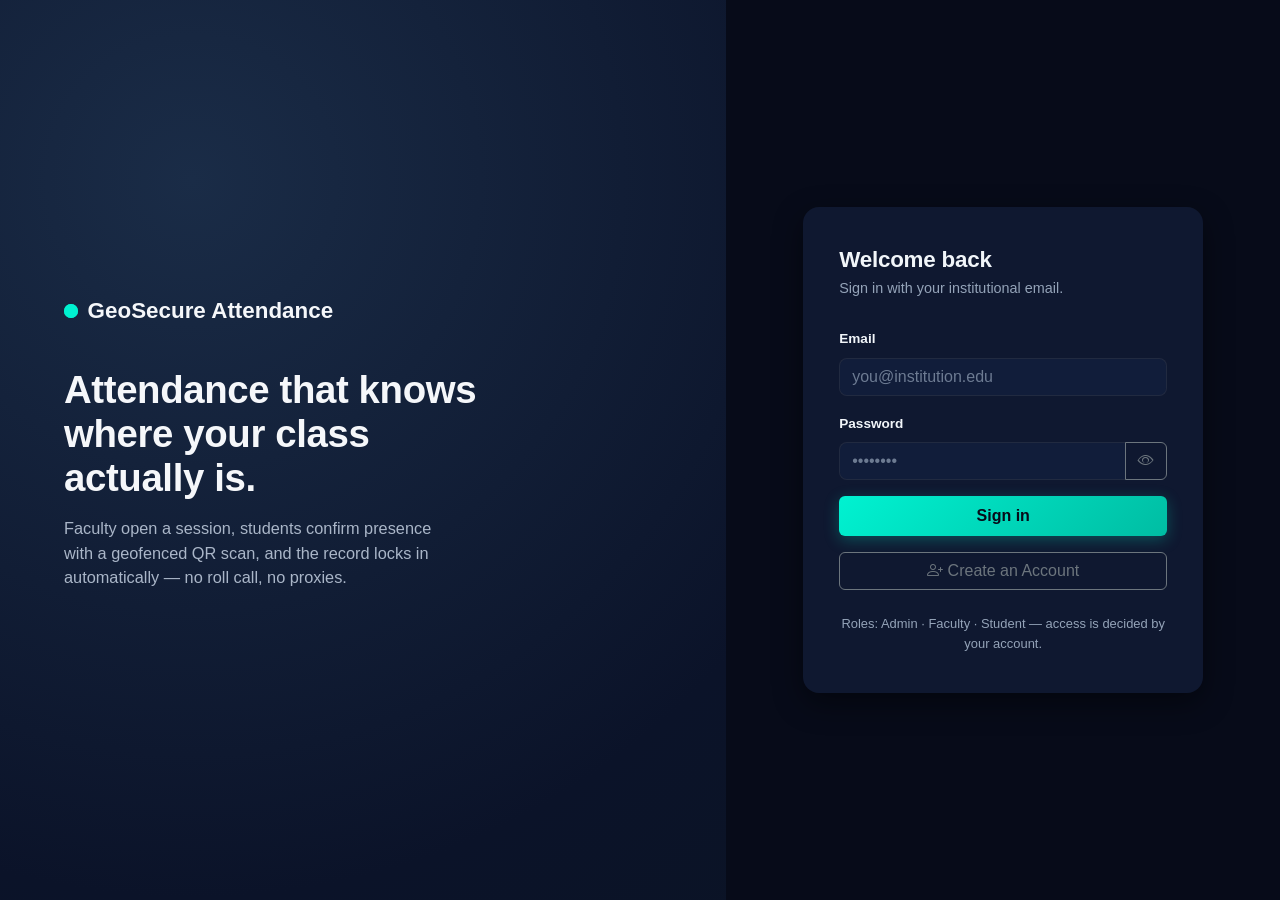
<file: index.html>
<!DOCTYPE html>
<html lang="en">
<head>
<meta charset="UTF-8">
<title>GeoSecure Attendance</title>
<meta name="viewport" content="width=device-width, initial-scale=1">
<script src="js/config.js"></script>
<script src="js/storage.js"></script>
<script src="js/auth.js"></script>
</head>
<body style="background:#070b19;height:100vh;display:flex;align-items:center;justify-content:center;">
<div class="spinner-border text-light" role="status"><span class="visually-hidden">Loading…</span></div>
<script>
  if (GsStorage.isLoggedIn()) {
    GsAuth.redirectToDashboard();
  } else {
    window.location.href = 'login.html';
  }
</script>
</body>
</html>
</file>
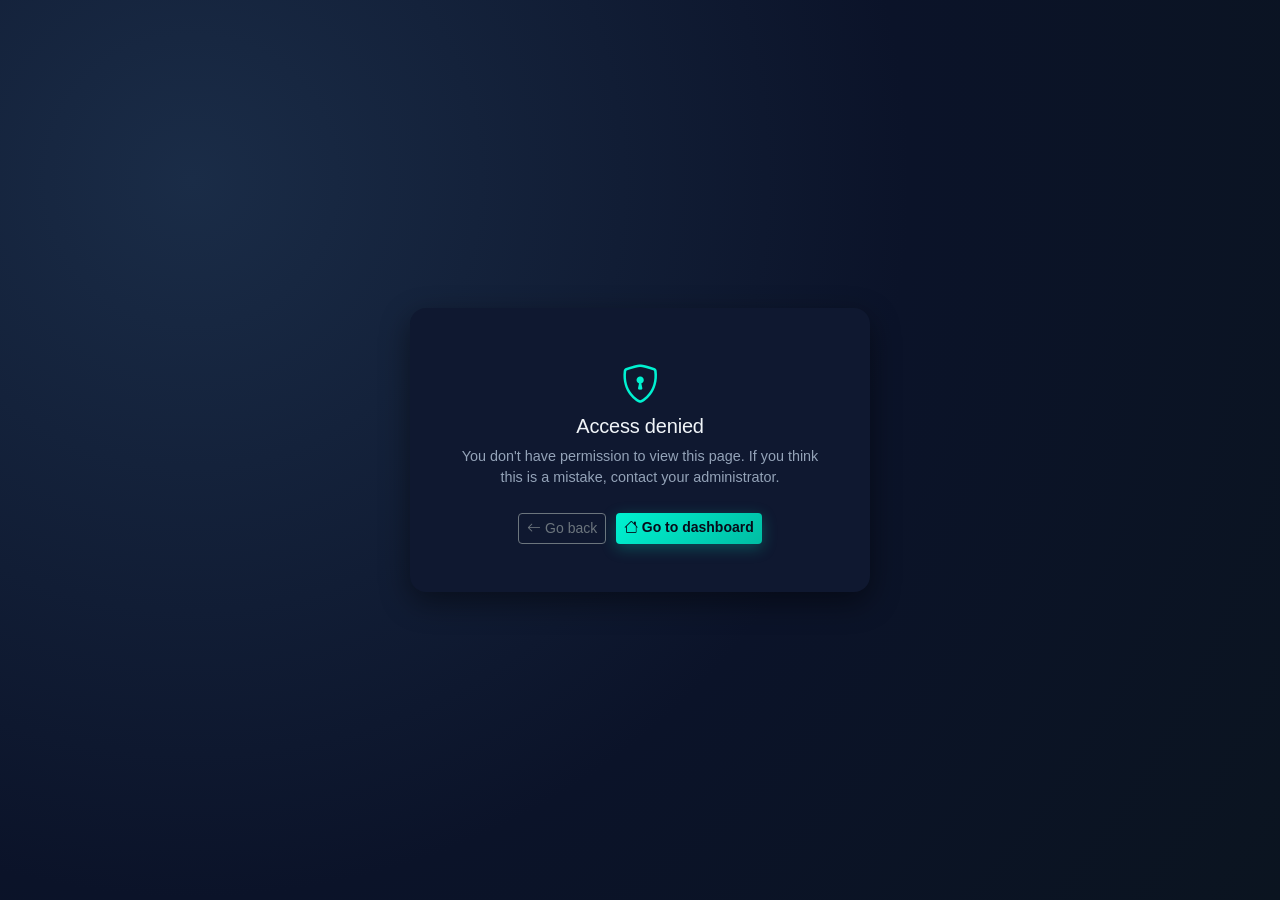
<file: access-denied.html>
<!DOCTYPE html>
<html lang="en">
<head>
<meta charset="UTF-8">
<title>Access denied — GeoSecure Attendance</title>
<meta name="viewport" content="width=device-width, initial-scale=1">
<link rel="stylesheet" href="https://cdn.jsdelivr.net/npm/bootstrap@5.3.3/dist/css/bootstrap.min.css">
<link rel="stylesheet" href="https://cdn.jsdelivr.net/npm/bootstrap-icons@1.11.3/font/bootstrap-icons.css">
<link rel="stylesheet" href="css/style.css">
<link rel="stylesheet" href="css/ui-ux.css">
</head>
<body>
<div class="gs-error-shell">
  <div class="gs-error-card">
    <i class="bi bi-shield-lock gs-error-icon"></i>
    <h1>Access denied</h1>
    <p>You don't have permission to view this page. If you think this is a mistake, contact your administrator.</p>
    <div class="gs-error-actions">
      <button class="btn btn-outline-secondary btn-sm" onclick="history.back()"><i class="bi bi-arrow-left"></i> Go back</button>
      <a class="btn btn-gs-primary btn-sm" href="index.html"><i class="bi bi-house"></i> Go to dashboard</a>
    </div>
  </div>
</div>
</body>
</html>
</file>
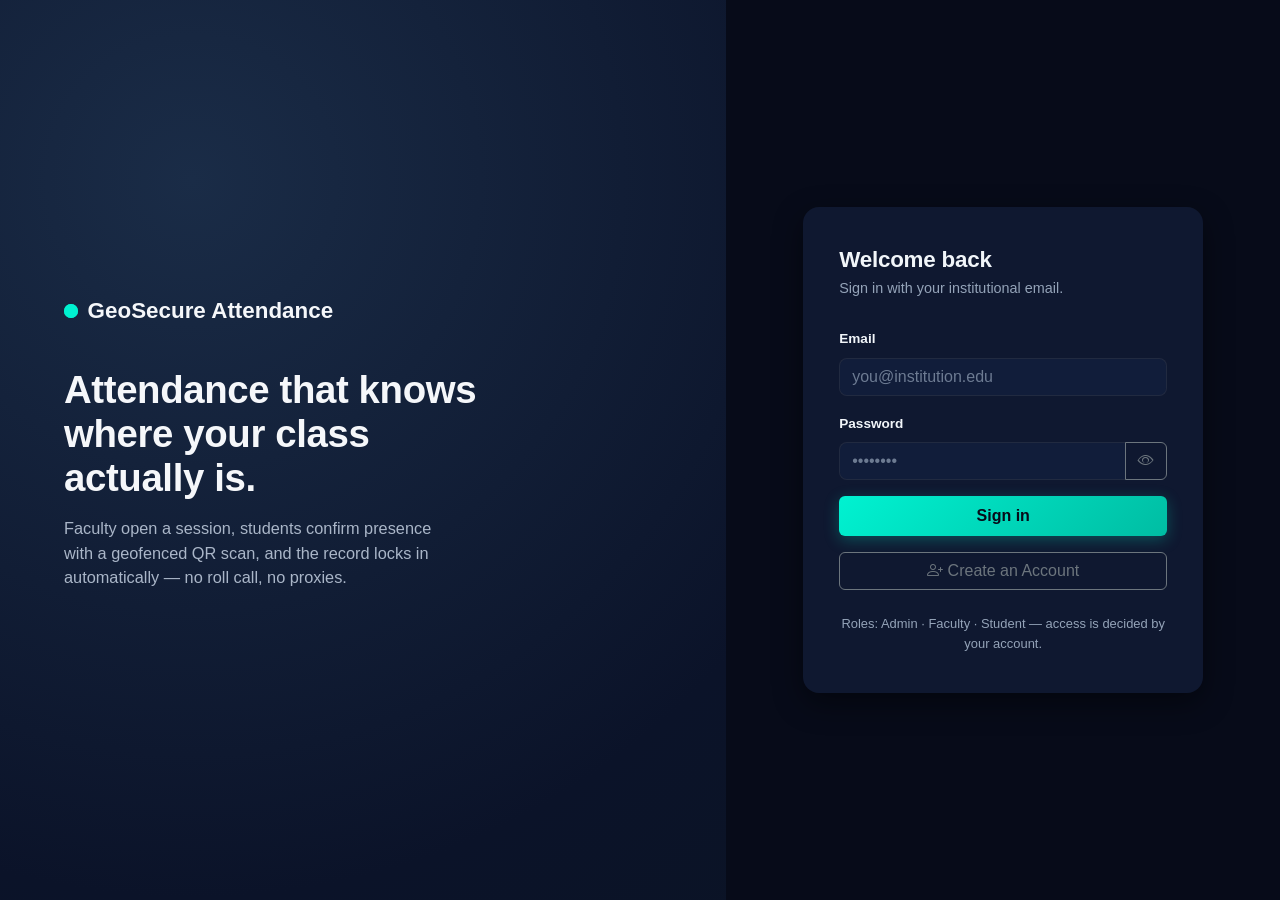
<file: admin-pending-users.html>
<!DOCTYPE html>
<html lang="en">
<head>
<meta charset="UTF-8">
<title>Pending Registrations — GeoSecure Attendance</title>
<meta name="viewport" content="width=device-width, initial-scale=1">
<link rel="stylesheet" href="https://cdn.jsdelivr.net/npm/bootstrap@5.3.3/dist/css/bootstrap.min.css">
<link rel="stylesheet" href="https://cdn.jsdelivr.net/npm/bootstrap-icons@1.11.3/font/bootstrap-icons.css">
<link rel="stylesheet" href="css/style.css">
<link rel="stylesheet" href="css/ui-ux.css">
</head>
<body>
<div class="gs-shell">

  <aside class="gs-sidebar" id="gs-sidebar">
    <div class="gs-brand"><span class="gs-ping"></span> GeoSecure <span class="gs-role-tag">Admin</span></div>
    <nav class="gs-nav" id="gs-nav">
      <div class="gs-nav-label">Overview</div>
      <a class="gs-nav-link" href="admin-dashboard.html"><i class="bi bi-speedometer2"></i> Dashboard</a>

      <div class="gs-nav-label">People</div>
      <a class="gs-nav-link active" href="admin-pending-users.html"><i class="bi bi-person-check"></i> Pending Registrations</a>
    </nav>
    <div class="gs-sidebar-footer">
      <button class="btn btn-outline-light btn-sm" id="logout-btn"><i class="bi bi-box-arrow-right"></i> Sign out</button>
    </div>
  </aside>

  <div class="gs-main">
    <div class="gs-topbar">
      <div class="d-flex align-items-center gap-3">
        <button class="btn btn-light btn-sm gs-mobile-toggle" id="sidebar-toggle"><i class="bi bi-list"></i></button>
        <div>
          <h1>Pending Registrations</h1>
          <div class="gs-topbar-sub" id="topbar-user"></div>
        </div>
      </div>
    </div>

    <div class="gs-content" id="gs-content-main">
      <section class="gs-section active">

        <div class="gs-card mb-3">
          <div class="gs-card-body">
            <div class="row g-2 align-items-end">
              <div class="col-md-5">
                <label class="form-label small fw-semibold">Search</label>
                <input type="text" class="form-control" id="pending-search" placeholder="Search by name or email…">
              </div>
              <div class="col-md-3">
                <label class="form-label small fw-semibold">Role</label>
                <select class="form-select" id="pending-role-filter">
                  <option value="">All roles</option>
                  <option value="STUDENT">Student</option>
                  <option value="FACULTY">Faculty</option>
                </select>
              </div>
              <div class="col-md-3">
                <label class="form-label small fw-semibold">Department</label>
                <select class="form-select" id="pending-dept-filter">
                  <option value="">All departments</option>
                </select>
              </div>
              <div class="col-md-1">
                <button class="btn btn-outline-secondary w-100" id="pending-refresh-btn" title="Refresh"><i class="bi bi-arrow-clockwise"></i></button>
              </div>
            </div>
          </div>
        </div>

        <div class="gs-card">
          <div class="gs-card-header d-flex justify-content-between align-items-center">
            <h5 class="mb-0">Awaiting approval <span class="badge text-bg-secondary" id="pending-count-badge">0</span></h5>
          </div>
          <div class="table-responsive">
            <table class="table table-gs mb-0">
              <thead>
                <tr>
                  <th>Name</th>
                  <th>Role</th>
                  <th>Email</th>
                  <th>Department</th>
                  <th>Registration Date</th>
                  <th class="text-end">Actions</th>
                </tr>
              </thead>
              <tbody id="pending-users-body">
                <tr><td colspan="6" class="text-center gs-muted py-4">Loading…</td></tr>
              </tbody>
            </table>
          </div>
          <div class="gs-card-body d-flex justify-content-between align-items-center">
            <div class="small gs-muted" id="pending-page-info"></div>
            <nav>
              <ul class="pagination pagination-sm mb-0" id="pending-pagination"></ul>
            </nav>
          </div>
        </div>

      </section>
    </div>
  </div>
</div>

<div id="gs-toast-stack"></div>
<div class="gs-spinner-overlay" id="gs-spinner-overlay"><div class="spinner-border text-light"></div></div>

<script src="https://cdn.jsdelivr.net/npm/bootstrap@5.3.3/dist/js/bootstrap.bundle.min.js"></script>
<script src="js/config.js"></script>
<script src="js/storage.js"></script>
<script src="js/api.js"></script>
<script src="js/auth.js"></script>
<script src="js/utils.js"></script>
<script src="js/ui-ux.js"></script>
<script src="js/perf.js"></script>
<script src="js/security.js"></script>
<script src="js/admin-pending-users.js"></script>
</body>
</html>
</file>
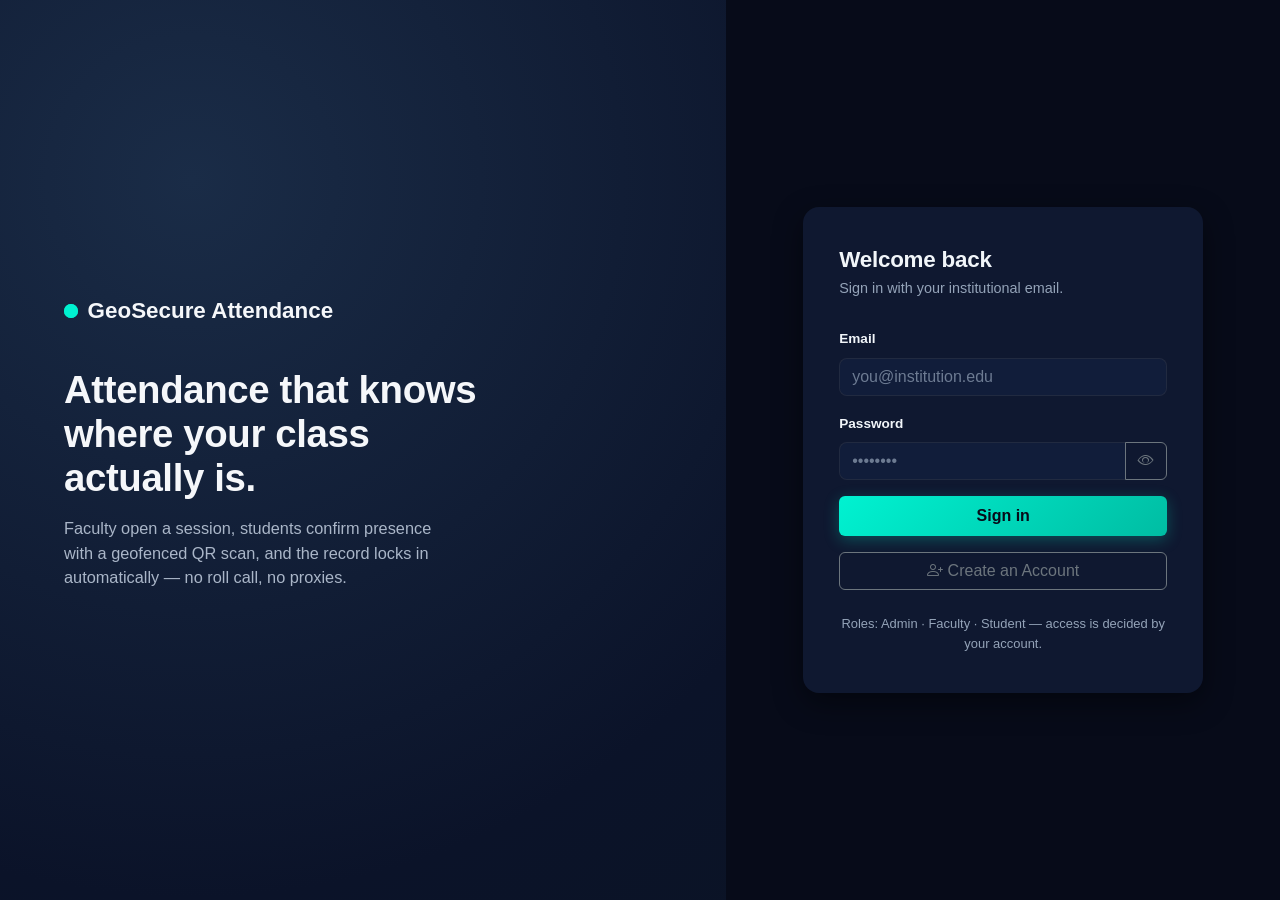
<file: generate-qr.html>
<!DOCTYPE html>
<html lang="en">
<head>
<meta charset="UTF-8">
<title>Generate QR — GeoSecure Attendance</title>
<meta name="viewport" content="width=device-width, initial-scale=1">
<link rel="stylesheet" href="https://cdn.jsdelivr.net/npm/bootstrap@5.3.3/dist/css/bootstrap.min.css">
<link rel="stylesheet" href="https://cdn.jsdelivr.net/npm/bootstrap-icons@1.11.3/font/bootstrap-icons.css">
<link rel="stylesheet" href="css/style.css">
<link rel="stylesheet" href="css/ui-ux.css">
</head>
<body>
<div class="gs-topbar">
  <div class="d-flex align-items-center gap-3">
    <a href="faculty-dashboard.html" class="btn btn-light btn-sm"><i class="bi bi-arrow-left"></i> Back to dashboard</a>
    <h1 class="mb-0">Generate attendance QR</h1>
  </div>
</div>

<div class="gs-content" style="max-width:920px;margin:0 auto;">

  <div id="qr-setup-card" class="gs-card mb-4">
    <div class="gs-card-header"><h5>Start a session</h5></div>
    <div class="gs-card-body">
      <p class="gs-muted small">Pick a slot from today's timetable. Your current
        location is captured when the session starts and used to verify
        students are within the geofence radius when they scan.</p>
      <div class="row g-3 align-items-end">
        <div class="col-md-8">
          <label class="form-label small fw-semibold">Today's session</label>
          <select class="form-select" id="timetable-select"></select>
        </div>
        <div class="col-md-4">
          <button class="btn btn-gs-primary w-100" id="start-session-btn">
            <i class="bi bi-qr-code"></i> Generate QR
          </button>
        </div>
      </div>
      <div id="qr-setup-error" class="alert alert-danger py-2 px-3 small mt-3 d-none"></div>
    </div>
  </div>

  <div id="qr-live-card" class="gs-card d-none">
    <div class="gs-card-header">
      <h5><span class="badge-status badge-live"><span class="gs-ping"></span> Session live</span></h5>
      <button class="btn btn-outline-danger btn-sm" id="end-session-btn">End session</button>
    </div>
    <div class="gs-card-body">
      <div class="row g-4">
        <div class="col-md-5 text-center">
          <div class="gs-qr-frame">
            <img id="qr-image" src="" alt="Attendance QR code">
          </div>
          <div class="mt-3">
            <div class="gs-muted small">Expires in</div>
            <div class="gs-countdown" id="qr-countdown">--</div>
          </div>
          <div class="gs-muted small mt-2" id="qr-session-meta"></div>
        </div>
        <div class="col-md-7">
          <div class="d-flex align-items-center justify-content-between mb-2">
            <h6 class="mb-0">Live roster</h6>
            <span class="gs-muted small" id="roster-summary"></span>
          </div>
          <div class="table-responsive" style="max-height:360px;overflow-y:auto;">
            <table class="table table-gs table-hover mb-0">
              <thead><tr><th>Student</th><th>Reg. no.</th><th>Status</th></tr></thead>
              <tbody id="roster-body"></tbody>
            </table>
          </div>
        </div>
      </div>
    </div>
  </div>

</div>

<div id="gs-toast-stack"></div>
<div class="gs-spinner-overlay" id="gs-spinner-overlay"><div class="spinner-border text-light"></div></div>

<script src="https://cdn.jsdelivr.net/npm/bootstrap@5.3.3/dist/js/bootstrap.bundle.min.js"></script>
<script src="js/config.js"></script>
<script src="js/storage.js"></script>
<script src="js/api.js"></script>
<script src="js/auth.js"></script>
<script src="js/utils.js"></script>
<script src="js/ui-ux.js"></script>
<script src="js/perf.js"></script>
<script src="js/security.js"></script>
<script src="js/generate-qr.js"></script>
</body>
</html>
</file>
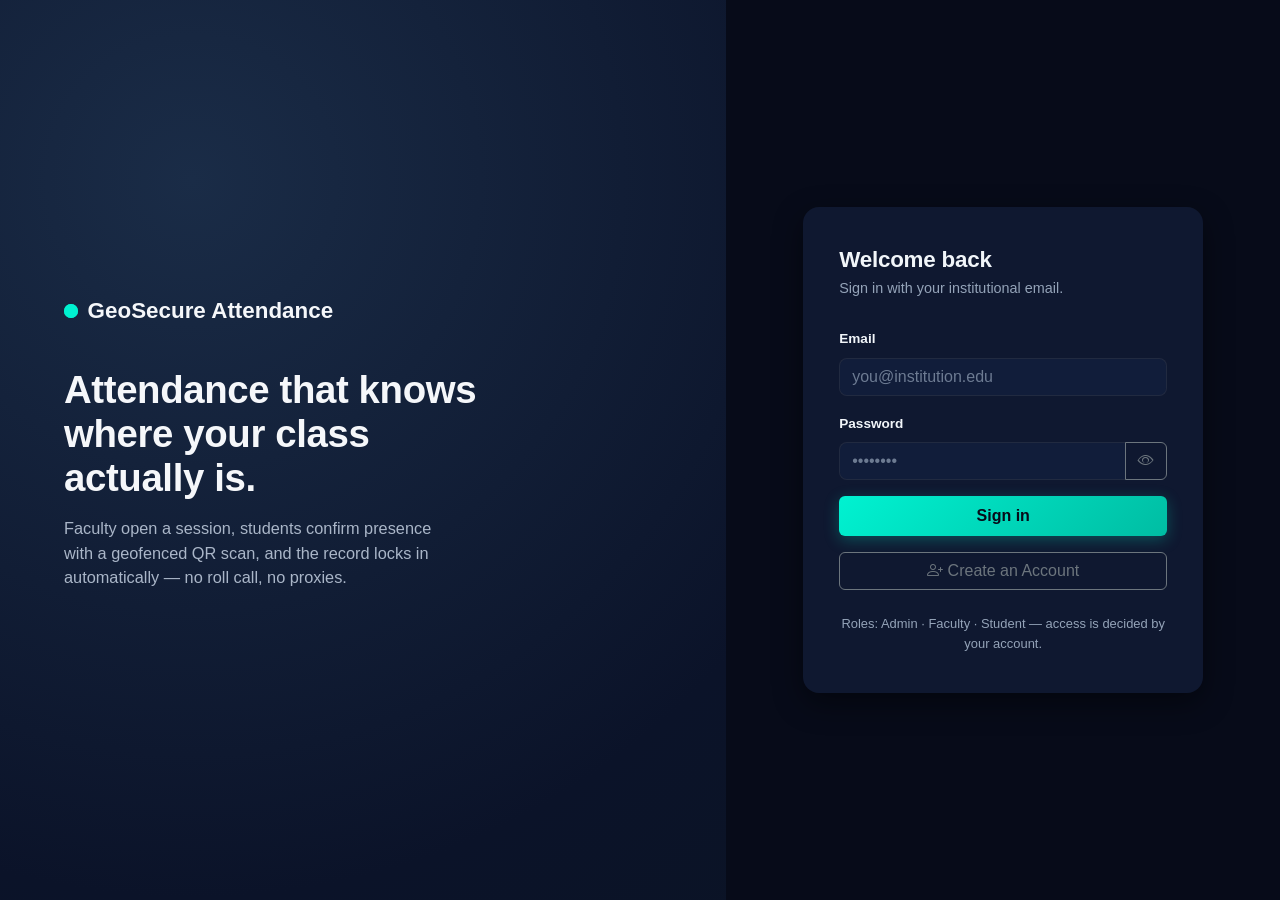
<file: login.html>
<!DOCTYPE html>
<html lang="en">
<head>
<meta charset="UTF-8">
<title>Sign in — GeoSecure Attendance</title>
<meta name="viewport" content="width=device-width, initial-scale=1">
<link rel="stylesheet" href="https://cdn.jsdelivr.net/npm/bootstrap@5.3.3/dist/css/bootstrap.min.css">
<link rel="stylesheet" href="https://cdn.jsdelivr.net/npm/bootstrap-icons@1.11.3/font/bootstrap-icons.css">
<link rel="stylesheet" href="css/style.css">
<link rel="stylesheet" href="css/ui-ux.css">
</head>
<body>
<div class="gs-auth-shell">
  <div class="gs-auth-side">
    <div class="gs-brand"><span class="gs-ping"></span> GeoSecure Attendance</div>
    <h1>Attendance that knows where your class actually is.</h1>
    <p>Faculty open a session, students confirm presence with a geofenced QR
      scan, and the record locks in automatically — no roll call, no proxies.</p>
  </div>
  <div class="gs-auth-form-wrap">
    <div class="gs-auth-card">
      <h2>Welcome back</h2>
      <div class="gs-sub">Sign in with your institutional email.</div>

      <div id="login-error" class="alert alert-danger py-2 px-3 small d-none"></div>

      <form id="login-form" novalidate>
        <div class="mb-3">
          <label class="form-label small fw-semibold">Email</label>
          <input type="email" class="form-control" id="login-email" required autocomplete="username" placeholder="you@institution.edu">
        </div>
        <div class="mb-3">
          <label class="form-label small fw-semibold">Password</label>
          <div class="input-group">
            <input type="password" class="form-control" id="login-password" required autocomplete="current-password" placeholder="••••••••">
            <button class="btn btn-outline-secondary" type="button" id="toggle-password"><i class="bi bi-eye"></i></button>
          </div>
        </div>
        <button type="submit" class="btn btn-gs-primary w-100 py-2 fw-semibold" id="login-submit-btn">
          Sign in
        </button>
      </form>
      <div class="text-center mt-3">
        <a href="register.html" class="btn btn-outline-secondary w-100" id="create-account-btn">
          <i class="bi bi-person-plus"></i> Create an Account
        </a>
      </div>
      <div class="text-center gs-muted small mt-4">
        Roles: Admin · Faculty · Student — access is decided by your account.
      </div>
    </div>
  </div>
</div>

<div id="gs-toast-stack"></div>

<script src="https://cdn.jsdelivr.net/npm/bootstrap@5.3.3/dist/js/bootstrap.bundle.min.js"></script>
<script src="js/config.js"></script>
<script src="js/storage.js"></script>
<script src="js/api.js"></script>
<script src="js/auth.js"></script>
<script src="js/utils.js"></script>
<script src="js/ui-ux.js"></script>
<script src="js/perf.js"></script>
<script src="js/security.js"></script>
<script src="js/login.js"></script>
</body>
</html>
</file>
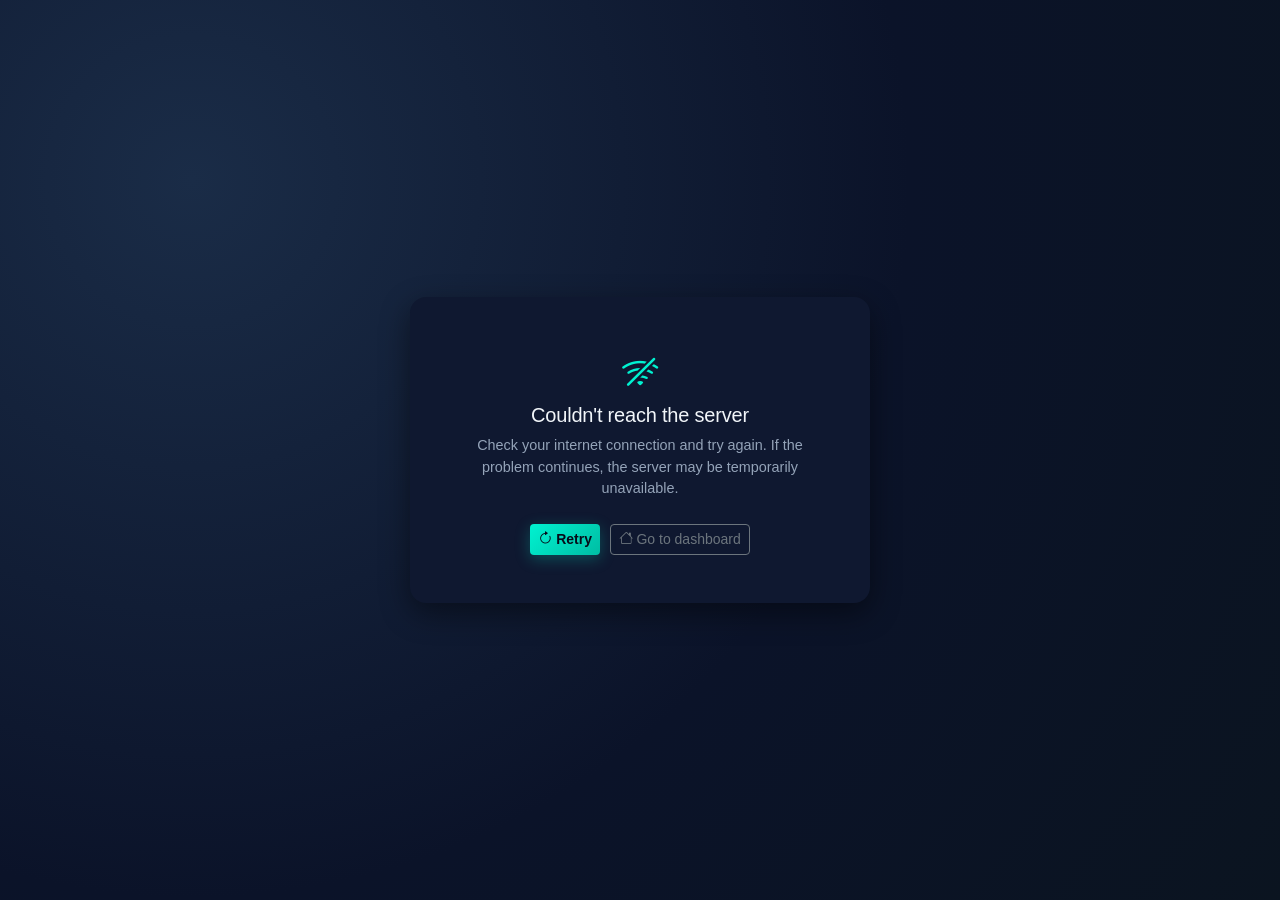
<file: network-error.html>
<!DOCTYPE html>
<html lang="en">
<head>
<meta charset="UTF-8">
<title>Connection problem — GeoSecure Attendance</title>
<meta name="viewport" content="width=device-width, initial-scale=1">
<link rel="stylesheet" href="https://cdn.jsdelivr.net/npm/bootstrap@5.3.3/dist/css/bootstrap.min.css">
<link rel="stylesheet" href="https://cdn.jsdelivr.net/npm/bootstrap-icons@1.11.3/font/bootstrap-icons.css">
<link rel="stylesheet" href="css/style.css">
<link rel="stylesheet" href="css/ui-ux.css">
</head>
<body>
<div class="gs-error-shell">
  <div class="gs-error-card">
    <i class="bi bi-wifi-off gs-error-icon"></i>
    <h1>Couldn't reach the server</h1>
    <p>Check your internet connection and try again. If the problem continues, the server may be temporarily unavailable.</p>
    <div class="gs-error-actions">
      <button class="btn btn-gs-primary btn-sm" onclick="location.reload()"><i class="bi bi-arrow-clockwise"></i> Retry</button>
      <a class="btn btn-outline-secondary btn-sm" href="index.html"><i class="bi bi-house"></i> Go to dashboard</a>
    </div>
  </div>
</div>
</body>
</html>
</file>
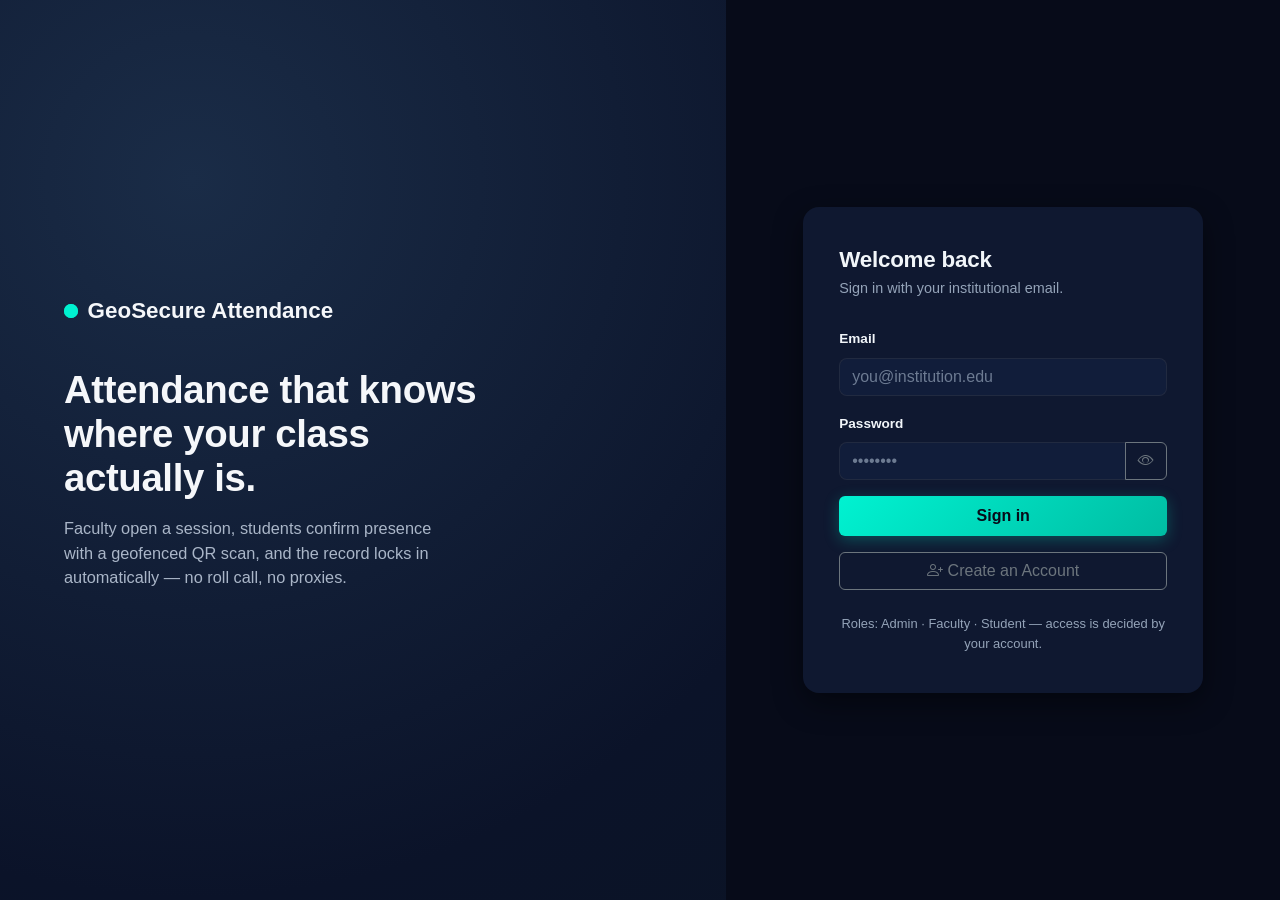
<file: notifications.html>
<!DOCTYPE html>
<html lang="en">
<head>
<meta charset="UTF-8">
<title>Notifications — GeoSecure Attendance</title>
<meta name="viewport" content="width=device-width, initial-scale=1">
<link rel="stylesheet" href="https://cdn.jsdelivr.net/npm/bootstrap@5.3.3/dist/css/bootstrap.min.css">
<link rel="stylesheet" href="https://cdn.jsdelivr.net/npm/bootstrap-icons@1.11.3/font/bootstrap-icons.css">
<link rel="stylesheet" href="css/style.css">
<link rel="stylesheet" href="css/ui-ux.css">
</head>
<body>
<div class="gs-topbar">
  <div class="d-flex align-items-center gap-3">
    <a href="#" id="back-link" class="btn btn-light btn-sm"><i class="bi bi-arrow-left"></i> Back to dashboard</a>
    <h1 class="mb-0">Notifications</h1>
  </div>
  <button class="btn btn-gs-outline btn-sm" id="mark-all-read-btn">Mark all as read</button>
</div>

<div class="gs-content" style="max-width:760px;margin:0 auto;">
  <div class="gs-card">
    <div class="gs-card-header">
      <h5>All notifications</h5>
      <span class="gs-muted small" id="unread-summary"></span>
    </div>
    <div id="notif-list"></div>
  </div>
</div>

<div id="gs-toast-stack"></div>
<div class="gs-spinner-overlay" id="gs-spinner-overlay"><div class="spinner-border text-light"></div></div>

<script src="https://cdn.jsdelivr.net/npm/bootstrap@5.3.3/dist/js/bootstrap.bundle.min.js"></script>
<script src="js/config.js"></script>
<script src="js/storage.js"></script>
<script src="js/api.js"></script>
<script src="js/auth.js"></script>
<script src="js/utils.js"></script>
<script src="js/ui-ux.js"></script>
<script src="js/perf.js"></script>
<script src="js/security.js"></script>
<script src="js/notifications.js"></script>
</body>
</html>
</file>
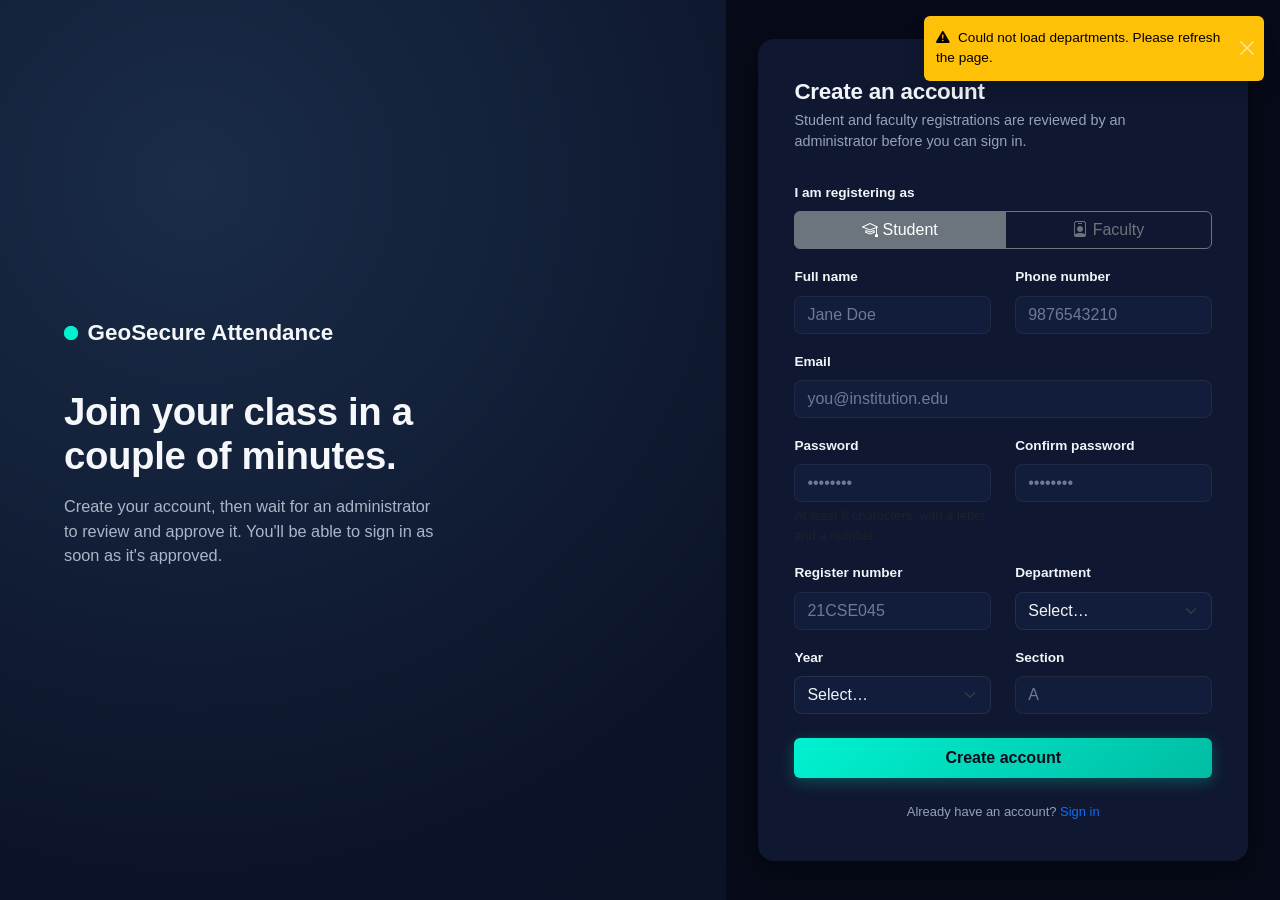
<file: register.html>
<!DOCTYPE html>
<html lang="en">
<head>
<meta charset="UTF-8">
<title>Create an account — GeoSecure Attendance</title>
<meta name="viewport" content="width=device-width, initial-scale=1">
<link rel="stylesheet" href="https://cdn.jsdelivr.net/npm/bootstrap@5.3.3/dist/css/bootstrap.min.css">
<link rel="stylesheet" href="https://cdn.jsdelivr.net/npm/bootstrap-icons@1.11.3/font/bootstrap-icons.css">
<link rel="stylesheet" href="css/style.css">
<link rel="stylesheet" href="css/ui-ux.css">
</head>
<body>
<div class="gs-auth-shell">
  <div class="gs-auth-side">
    <div class="gs-brand"><span class="gs-ping"></span> GeoSecure Attendance</div>
    <h1>Join your class in a couple of minutes.</h1>
    <p>Create your account, then wait for an administrator to review and approve
      it. You'll be able to sign in as soon as it's approved.</p>
  </div>
  <div class="gs-auth-form-wrap">
    <div class="gs-auth-card" id="register-card" style="max-width:560px;">

      <!-- ================= Registration form ================= -->
      <div id="register-form-view">
        <h2>Create an account</h2>
        <div class="gs-sub">Student and faculty registrations are reviewed by an administrator before you can sign in.</div>

        <div id="register-error" class="alert alert-danger py-2 px-3 small d-none"></div>

        <form id="register-form" novalidate>

          <div class="mb-3">
            <label class="form-label small fw-semibold">I am registering as</label>
            <div class="btn-group w-100" role="group" aria-label="Role">
              <input type="radio" class="btn-check" name="reg-role" id="role-student" value="student" checked>
              <label class="btn btn-outline-secondary" for="role-student"><i class="bi bi-mortarboard"></i> Student</label>
              <input type="radio" class="btn-check" name="reg-role" id="role-faculty" value="faculty">
              <label class="btn btn-outline-secondary" for="role-faculty"><i class="bi bi-person-badge"></i> Faculty</label>
            </div>
          </div>

          <div class="row">
            <div class="col-md-6 mb-3">
              <label class="form-label small fw-semibold">Full name</label>
              <input type="text" class="form-control" id="reg-full-name" required placeholder="Jane Doe">
            </div>
            <div class="col-md-6 mb-3">
              <label class="form-label small fw-semibold">Phone number</label>
              <input type="tel" class="form-control" id="reg-phone" required placeholder="9876543210">
            </div>
          </div>

          <div class="mb-3">
            <label class="form-label small fw-semibold">Email</label>
            <input type="email" class="form-control" id="reg-email" required autocomplete="username" placeholder="you@institution.edu">
          </div>

          <div class="row">
            <div class="col-md-6 mb-3">
              <label class="form-label small fw-semibold">Password</label>
              <input type="password" class="form-control" id="reg-password" required autocomplete="new-password" placeholder="••••••••">
              <div class="form-text">At least 8 characters, with a letter and a number.</div>
            </div>
            <div class="col-md-6 mb-3">
              <label class="form-label small fw-semibold">Confirm password</label>
              <input type="password" class="form-control" id="reg-confirm-password" required autocomplete="new-password" placeholder="••••••••">
            </div>
          </div>

          <!-- ---- Student-only fields ---- -->
          <div id="student-fields">
            <div class="row">
              <div class="col-md-6 mb-3">
                <label class="form-label small fw-semibold">Register number</label>
                <input type="text" class="form-control" id="reg-register-no" placeholder="21CSE045">
              </div>
              <div class="col-md-6 mb-3">
                <label class="form-label small fw-semibold">Department</label>
                <select class="form-select" id="reg-student-department"><option value="">Select…</option></select>
              </div>
            </div>
            <div class="row">
              <div class="col-md-6 mb-3">
                <label class="form-label small fw-semibold">Year</label>
                <select class="form-select" id="reg-year">
                  <option value="">Select…</option>
                  <option value="1">1st Year</option>
                  <option value="2">2nd Year</option>
                  <option value="3">3rd Year</option>
                  <option value="4">4th Year</option>
                </select>
              </div>
              <div class="col-md-6 mb-3">
                <label class="form-label small fw-semibold">Section</label>
                <input type="text" class="form-control" id="reg-section" placeholder="A" maxlength="5">
              </div>
            </div>
          </div>

          <!-- ---- Faculty-only fields ---- -->
          <div id="faculty-fields" class="d-none">
            <div class="row">
              <div class="col-md-6 mb-3">
                <label class="form-label small fw-semibold">Employee ID</label>
                <input type="text" class="form-control" id="reg-employee-id" placeholder="EMP1042">
              </div>
              <div class="col-md-6 mb-3">
                <label class="form-label small fw-semibold">Department</label>
                <select class="form-select" id="reg-faculty-department"><option value="">Select…</option></select>
              </div>
            </div>
            <div class="mb-3">
              <label class="form-label small fw-semibold">Designation</label>
              <input type="text" class="form-control" id="reg-designation" placeholder="Assistant Professor">
            </div>
          </div>

          <button type="submit" class="btn btn-gs-primary w-100 py-2 fw-semibold mt-2" id="register-submit-btn">
            Create account
          </button>
        </form>

        <div class="text-center gs-muted small mt-4">
          Already have an account? <a href="login.html">Sign in</a>
        </div>
      </div>

      <!-- ================= Success view ================= -->
      <div id="register-success-view" class="d-none text-center py-3">
        <div class="display-6 text-success mb-3"><i class="bi bi-check-circle-fill"></i></div>
        <h2>Registration Successful</h2>
        <p class="gs-sub">Your account has been created successfully.</p>
        <p class="gs-sub">Please wait for an administrator to approve your account before logging in.</p>
        <a href="login.html" class="btn btn-gs-primary px-4 mt-2">Back to Login</a>
      </div>

    </div>
  </div>
</div>

<div id="gs-toast-stack"></div>

<script src="https://cdn.jsdelivr.net/npm/bootstrap@5.3.3/dist/js/bootstrap.bundle.min.js"></script>
<script src="js/config.js"></script>
<script src="js/storage.js"></script>
<script src="js/api.js"></script>
<script src="js/utils.js"></script>
<script src="js/register.js"></script>
</body>
</html>
</file>
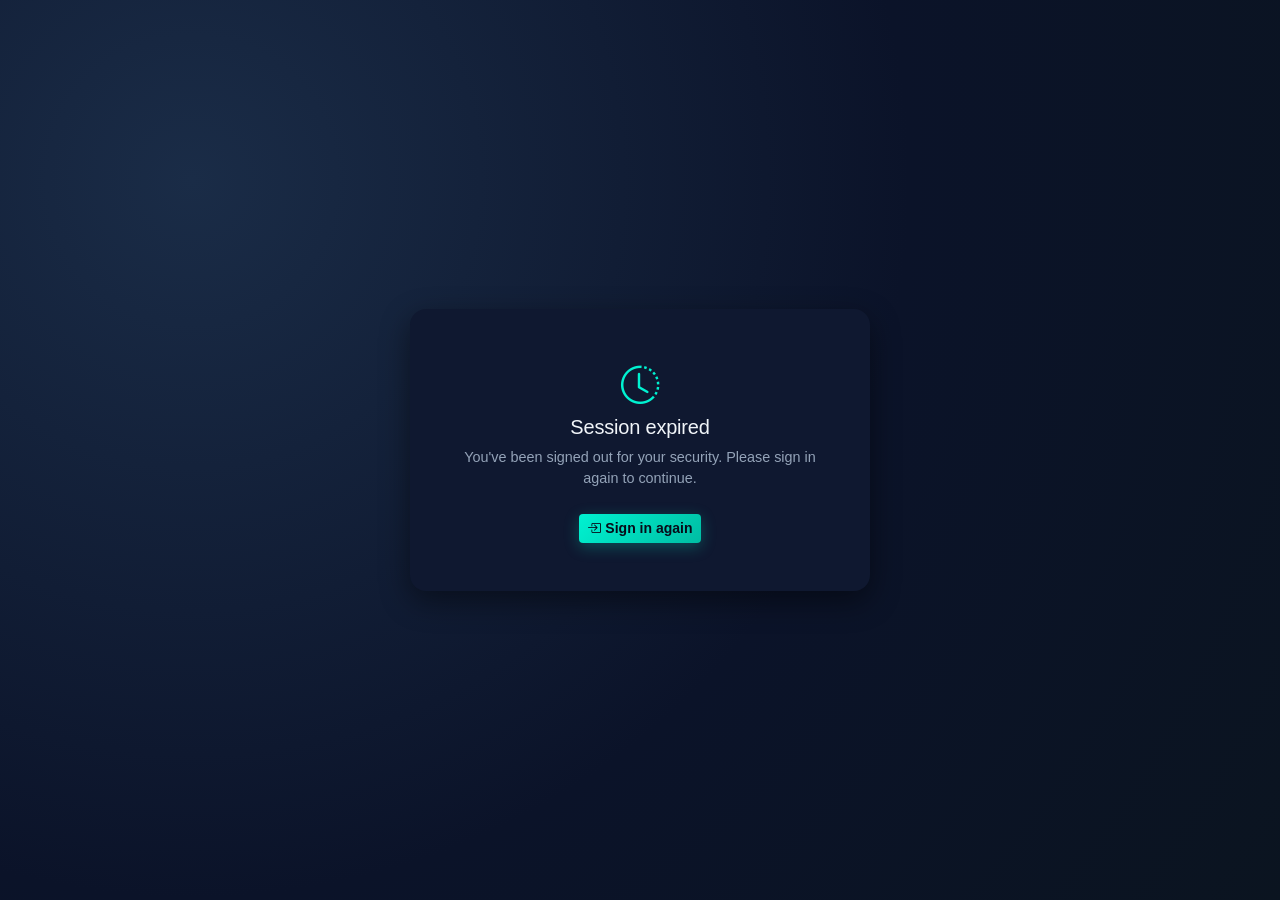
<file: session-expired.html>
<!DOCTYPE html>
<html lang="en">
<head>
<meta charset="UTF-8">
<title>Session expired — GeoSecure Attendance</title>
<meta name="viewport" content="width=device-width, initial-scale=1">
<link rel="stylesheet" href="https://cdn.jsdelivr.net/npm/bootstrap@5.3.3/dist/css/bootstrap.min.css">
<link rel="stylesheet" href="https://cdn.jsdelivr.net/npm/bootstrap-icons@1.11.3/font/bootstrap-icons.css">
<link rel="stylesheet" href="css/style.css">
<link rel="stylesheet" href="css/ui-ux.css">
</head>
<body>
<div class="gs-error-shell">
  <div class="gs-error-card">
    <i class="bi bi-clock-history gs-error-icon"></i>
    <h1>Session expired</h1>
    <p>You've been signed out for your security. Please sign in again to continue.</p>
    <div class="gs-error-actions">
      <a class="btn btn-gs-primary btn-sm" id="session-expired-login" href="login.html"><i class="bi bi-box-arrow-in-right"></i> Sign in again</a>
    </div>
  </div>
</div>
<script src="js/config.js"></script>
<script src="js/storage.js"></script>
<script>
  // Ensure any stale tokens are cleared so a re-login starts clean.
  try { GsStorage.clear(); } catch (e) {}
</script>
</body>
</html>
</file>
<file: css/style.css>
/* ==========================================================================
   GeoSecure Attendance System — Design System
   Palette: deep survey-navy shell, verified-location teal accent
   Type: Sora (display) + Inter (body/UI)
   Signature: the "geofence ping" — a pulsing concentric ring used on
   live/active status (QR sessions, presence badges).
   ========================================================================== */

:root {
  --gs-navy: #0b1329;
  --gs-navy-2: #111d3a;
  --gs-navy-3: #1c2d54;
  --gs-teal: #00f2d1;
  --gs-teal-dark: #00bda3;
  --gs-teal-light: rgba(0, 242, 209, 0.15);
  --gs-amber: #ffb03a;
  --gs-amber-light: rgba(255, 176, 58, 0.15);
  --gs-red: #ff5f6d;
  --gs-red-light: rgba(255, 95, 109, 0.15);
  --gs-bg: #070b19;
  --gs-card: #0f1830;
  --gs-text: #f1f5f9;
  --gs-muted: #94a3b8;
  --gs-border: rgba(255, 255, 255, 0.08);
  --gs-radius: 16px;
  --gs-shadow: 0 10px 30px rgba(0, 0, 0, 0.45);
}

@import url('https://fonts.googleapis.com/css2?family=Sora:wght@500;600;700;800&family=Inter:wght@400;500;600;700&display=swap');

* { box-sizing: border-box; }

html, body {
  height: 100%;
}

body {
  font-family: 'Inter', -apple-system, BlinkMacSystemFont, sans-serif;
  background: var(--gs-bg);
  color: var(--gs-text);
  font-size: 0.925rem;
}

h1, h2, h3, h4, h5, h6, .gs-display {
  font-family: 'Sora', sans-serif;
  letter-spacing: -0.01em;
}

a { text-decoration: none; }

/* Focus visibility (a11y) */
:focus-visible {
  outline: 2px solid var(--gs-teal);
  outline-offset: 2px;
}

/* ---------- Auth / login page ---------- */
.gs-auth-shell {
  min-height: 100vh;
  display: flex;
  background: radial-gradient(circle at 15% 20%, #1a2c47 0%, var(--gs-navy) 55%, #0b1420 100%);
}

.gs-auth-side {
  flex: 1.1;
  display: flex;
  flex-direction: column;
  justify-content: center;
  padding: 4rem 5vw;
  color: #f5f7fa;
  position: relative;
  overflow: hidden;
}

.gs-auth-side .gs-brand {
  font-family: 'Sora', sans-serif;
  font-weight: 700;
  font-size: 1.4rem;
  display: flex;
  align-items: center;
  gap: 0.6rem;
  margin-bottom: 2.5rem;
}

.gs-auth-side h1 {
  font-size: clamp(1.9rem, 3vw, 2.6rem);
  font-weight: 800;
  max-width: 20ch;
  line-height: 1.15;
  margin-bottom: 1rem;
}

.gs-auth-side p {
  color: #aab6c8;
  max-width: 42ch;
  font-size: 1.02rem;
}

.gs-auth-form-wrap {
  flex: 0.9;
  display: flex;
  align-items: center;
  justify-content: center;
  background: var(--gs-bg);
  padding: 2rem;
}

.gs-auth-card {
  width: 100%;
  max-width: 400px;
  background: var(--gs-card);
  border-radius: var(--gs-radius);
  box-shadow: var(--gs-shadow);
  padding: 2.5rem 2.25rem;
}

.gs-auth-card h2 {
  font-weight: 700;
  font-size: 1.4rem;
  margin-bottom: 0.25rem;
}

.gs-auth-card .gs-sub {
  color: var(--gs-muted);
  font-size: 0.9rem;
  margin-bottom: 1.75rem;
}

/* geofence ping — signature motif */
.gs-ping {
  position: relative;
  width: 14px;
  height: 14px;
  display: inline-block;
}
.gs-ping::before, .gs-ping::after {
  content: '';
  position: absolute;
  inset: 0;
  border-radius: 50%;
  background: var(--gs-teal);
}
.gs-ping::before {
  animation: gs-ping-wave 2.2s cubic-bezier(0,0,0.2,1) infinite;
}
@keyframes gs-ping-wave {
  0% { transform: scale(1); opacity: 0.7; }
  75%, 100% { transform: scale(3.2); opacity: 0; }
}
@media (prefers-reduced-motion: reduce) {
  .gs-ping::before { animation: none; display: none; }
}
.gs-ping-lg { width: 20px; height: 20px; }

/* ---------- App shell (dashboards) ---------- */
.gs-shell { display: flex; min-height: 100vh; }

.gs-sidebar {
  width: 250px;
  flex-shrink: 0;
  background: var(--gs-navy);
  color: #cfd8e6;
  display: flex;
  flex-direction: column;
  position: sticky;
  top: 0;
  height: 100vh;
}

.gs-sidebar .gs-brand {
  font-family: 'Sora', sans-serif;
  font-weight: 700;
  color: #fff;
  padding: 1.3rem 1.4rem;
  display: flex;
  align-items: center;
  gap: 0.55rem;
  font-size: 1.05rem;
  border-bottom: 1px solid rgba(255,255,255,0.08);
}

.gs-sidebar .gs-role-tag {
  font-size: 0.68rem;
  text-transform: uppercase;
  letter-spacing: 0.08em;
  color: var(--gs-teal);
  background: rgba(18,137,122,0.18);
  padding: 0.15rem 0.5rem;
  border-radius: 20px;
  margin-left: auto;
}

.gs-nav {
  flex: 1;
  overflow-y: auto;
  padding: 0.75rem 0.6rem;
}

.gs-nav .gs-nav-label {
  font-size: 0.7rem;
  text-transform: uppercase;
  letter-spacing: 0.08em;
  color: #6d7994;
  padding: 0.9rem 0.7rem 0.35rem;
}

.gs-nav-link {
  display: flex;
  align-items: center;
  gap: 0.65rem;
  padding: 0.55rem 0.7rem;
  border-radius: 8px;
  color: #cfd8e6;
  font-size: 0.87rem;
  font-weight: 500;
  cursor: pointer;
  transition: background 0.15s ease, color 0.15s ease;
}

.gs-nav-link i { font-size: 1rem; width: 1.1rem; text-align: center; }

.gs-nav-link:hover { background: var(--gs-navy-3); color: #fff; }

.gs-nav-link.active {
  background: var(--gs-teal);
  color: #fff;
}

.gs-nav-badge {
  margin-left: auto;
  background: var(--gs-red);
  color: #fff;
  font-size: 0.68rem;
  font-weight: 700;
  padding: 0.05rem 0.4rem;
  border-radius: 10px;
}

.gs-sidebar-footer {
  padding: 0.85rem;
  border-top: 1px solid rgba(255,255,255,0.08);
}

.gs-sidebar-footer .btn {
  width: 100%;
}

/* Main area */
.gs-main {
  flex: 1;
  min-width: 0;
  display: flex;
  flex-direction: column;
}

.gs-topbar {
  background: var(--gs-card);
  border-bottom: 1px solid var(--gs-border);
  padding: 0.85rem 1.75rem;
  display: flex;
  align-items: center;
  justify-content: space-between;
  position: sticky;
  top: 0;
  z-index: 10;
}

.gs-topbar h1 {
  font-size: 1.15rem;
  font-weight: 700;
  margin: 0;
}

.gs-topbar .gs-topbar-sub {
  font-size: 0.8rem;
  color: var(--gs-muted);
}

.gs-content {
  padding: 1.75rem;
  flex: 1;
}

.gs-section { display: none; }
.gs-section.active { display: block; animation: gs-fade-in 0.25s ease; }

@keyframes gs-fade-in {
  from { opacity: 0; transform: translateY(4px); }
  to { opacity: 1; transform: translateY(0); }
}

/* Cards / stat tiles */
.gs-card {
  background: var(--gs-card);
  border: 1px solid var(--gs-border);
  border-radius: var(--gs-radius);
  box-shadow: var(--gs-shadow);
}

.gs-card-body { padding: 1.25rem 1.4rem; }

.gs-card-header {
  padding: 1rem 1.4rem;
  border-bottom: 1px solid var(--gs-border);
  display: flex;
  align-items: center;
  justify-content: space-between;
  gap: 0.75rem;
  flex-wrap: wrap;
}

.gs-card-header h5 { margin: 0; font-size: 1rem; font-weight: 700; }

.gs-stat {
  background: var(--gs-card);
  border: 1px solid var(--gs-border);
  border-radius: var(--gs-radius);
  padding: 1.1rem 1.3rem;
  display: flex;
  flex-direction: column;
  gap: 0.35rem;
}

.gs-stat .gs-stat-label {
  font-size: 0.78rem;
  color: var(--gs-muted);
  text-transform: uppercase;
  letter-spacing: 0.04em;
  font-weight: 600;
}

.gs-stat .gs-stat-value {
  font-family: 'Sora', sans-serif;
  font-size: 1.85rem;
  font-weight: 700;
}

.gs-stat .gs-stat-icon {
  width: 38px; height: 38px;
  border-radius: 10px;
  display: flex; align-items: center; justify-content: center;
  background: var(--gs-teal-light);
  color: var(--gs-teal-dark);
  font-size: 1.1rem;
  margin-bottom: 0.25rem;
}

/* Buttons */
.btn-gs-primary {
  background: var(--gs-teal);
  border-color: var(--gs-teal);
  color: #fff;
}
.btn-gs-primary:hover { background: var(--gs-teal-dark); border-color: var(--gs-teal-dark); color: #fff; }
.btn-gs-outline {
  border-color: var(--gs-teal);
  color: var(--gs-teal-dark);
  background: transparent;
}
.btn-gs-outline:hover { background: var(--gs-teal-light); color: var(--gs-teal-dark); }

/* Badges */
.badge-status { font-weight: 600; font-size: 0.72rem; padding: 0.32em 0.6em; border-radius: 20px; }
.badge-present { background: var(--gs-teal-light); color: var(--gs-teal-dark); }
.badge-late { background: var(--gs-amber-light); color: #8a611f; }
.badge-absent { background: var(--gs-red-light); color: var(--gs-red); }
.badge-live {
  background: var(--gs-teal-light); color: var(--gs-teal-dark);
  display: inline-flex; align-items: center; gap: 0.4rem;
}

/* Tables */
.table-gs thead th {
  font-size: 0.72rem;
  text-transform: uppercase;
  letter-spacing: 0.05em;
  color: var(--gs-muted);
  background: #f8f9fb;
  border-bottom: 1px solid var(--gs-border);
  font-weight: 700;
}
.table-gs td, .table-gs th { vertical-align: middle; padding: 0.65rem 0.85rem; }

/* Timetable grid editor */
.gs-tt-grid th, .gs-tt-grid td { vertical-align: middle; }
.gs-tt-grid thead th {
  font-size: 0.72rem; text-transform: uppercase; letter-spacing: 0.05em;
  color: var(--gs-muted); background: #f8f9fb; font-weight: 700;
}
.gs-tt-cell {
  min-width: 110px;
  height: 62px;
  cursor: pointer;
  transition: background 0.12s ease, box-shadow 0.12s ease;
}
.gs-tt-cell.gs-tt-empty {
  color: var(--gs-muted);
  font-size: 1.1rem;
  font-weight: 300;
}
.gs-tt-cell.gs-tt-empty:hover {
  background: var(--gs-teal-light);
  color: var(--gs-teal-dark);
}
.gs-tt-cell.gs-tt-filled {
  background: #f8f9fb;
}
.gs-tt-cell.gs-tt-filled:hover {
  background: var(--gs-teal-light);
  box-shadow: inset 0 0 0 1px var(--gs-teal-dark);
}

/* Notification list */
.gs-notif {
  padding: 0.9rem 1.1rem;
  border-bottom: 1px solid var(--gs-border);
  cursor: pointer;
  display: flex;
  gap: 0.75rem;
}
.gs-notif:hover { background: #f8f9fb; }
.gs-notif.unread { background: var(--gs-teal-light); }
.gs-notif:last-child { border-bottom: none; }
.gs-notif-dot {
  width: 8px; height: 8px; border-radius: 50%; background: var(--gs-teal);
  margin-top: 0.4rem; flex-shrink: 0;
}

/* QR pages */
.gs-qr-frame {
  background: #fff;
  border: 1px solid var(--gs-border);
  border-radius: var(--gs-radius);
  padding: 1.25rem;
  display: inline-block;
}
.gs-qr-frame img { width: 260px; height: 260px; display: block; }

.gs-scan-video-wrap {
  position: relative;
  width: 100%;
  max-width: 420px;
  margin: 0 auto;
  border-radius: var(--gs-radius);
  overflow: hidden;
  background: #000;
  aspect-ratio: 1 / 1;
}
.gs-scan-video-wrap video { width: 100%; height: 100%; object-fit: cover; }
.gs-scan-reticle {
  position: absolute; inset: 12%;
  border: 3px solid var(--gs-teal);
  border-radius: 16px;
  box-shadow: 0 0 0 999px rgba(0,0,0,0.35);
}

.gs-countdown {
  font-family: 'Sora', sans-serif;
  font-weight: 800;
  font-size: 2.4rem;
  color: var(--gs-teal-dark);
}

/* Utility */
.gs-muted { color: var(--gs-muted); }
.gs-empty {
  text-align: center;
  padding: 2.5rem 1rem;
  color: var(--gs-muted);
}
.gs-empty i { font-size: 2rem; display: block; margin-bottom: 0.6rem; opacity: 0.5; }

.gs-spinner-overlay {
  position: fixed; inset: 0;
  background: rgba(16,27,45,0.35);
  display: none;
  align-items: center;
  justify-content: center;
  z-index: 2000;
}
.gs-spinner-overlay.show { display: flex; }

#gs-toast-stack {
  position: fixed;
  top: 1rem;
  right: 1rem;
  z-index: 3000;
  display: flex;
  flex-direction: column;
  gap: 0.5rem;
  max-width: 340px;
}

@media (max-width: 991px) {
  .gs-auth-side { display: none; }
  .gs-sidebar { position: fixed; left: -260px; z-index: 1050; transition: left 0.2s ease; box-shadow: var(--gs-shadow); }
  .gs-sidebar.gs-sidebar-open { left: 0; }
  .gs-mobile-toggle { display: inline-flex !important; }
}
.gs-mobile-toggle { display: none; }

/* ---- Reports Module (Phase 5A) ------------------------------------------------------ */
#rep-tabs .nav-link {
  color: var(--gs-text);
  background: var(--gs-card);
  border: 1px solid var(--gs-border);
  border-radius: 999px;
  padding: 0.35rem 0.9rem;
  font-size: 0.85rem;
  font-weight: 600;
  margin: 0 0.25rem 0.5rem 0;
}
#rep-tabs .nav-link.active {
  background: var(--gs-teal);
  border-color: var(--gs-teal);
  color: #fff;
}
#rep-tabs .nav-link:hover:not(.active) {
  border-color: var(--gs-teal);
  color: var(--gs-teal-dark);
}

/* ---- Analytics Module (Phase 5B) ----------------------------------------------------- */
.gs-chart-wrap {
  position: relative;
  height: 260px;
  width: 100%;
}
.gs-chart-wrap canvas { max-height: 100%; }
.gs-chart-state {
  height: 100%;
  min-height: 200px;
  display: flex;
  align-items: center;
  justify-content: center;
  color: var(--gs-muted);
  font-size: 0.85rem;
  text-align: center;
  flex-direction: row;
}
.gs-chart-empty {
  flex-direction: column;
  gap: 0.4rem;
}
.gs-chart-empty i { font-size: 1.8rem; color: var(--gs-border); }
</file>
<file: css/ui-ux.css>
/* ==========================================================================
   ui-ux.css — Phase 5C (UI & UX Improvements)
   Additive-only stylesheet, loaded after style.css. Nothing in style.css
   is modified or duplicated here — this file only adds new rules and new
   responsive breakpoints for existing --gs-* tokens/classes.
   ========================================================================== *//* ---------- Global Dark Mode & Bootstrap Overrides ---------- */
body {
  background-color: var(--gs-bg);
  color: var(--gs-text);
  transition: background-color 0.3s ease, color 0.3s ease;
}

/* Modals */
.modal-content {
  background-color: var(--gs-card) !important;
  color: var(--gs-text) !important;
  border: 1px solid var(--gs-border) !important;
  backdrop-filter: blur(16px);
  box-shadow: 0 20px 50px rgba(0, 0, 0, 0.6) !important;
}
.modal-header, .modal-footer {
  border-color: var(--gs-border) !important;
}
.modal-header .btn-close {
  filter: invert(1) grayscale(1) brightness(2);
}

/* Inputs, Textareas, Selects */
.form-control, .form-select {
  background-color: var(--gs-navy-2) !important;
  color: var(--gs-text) !important;
  border: 1px solid var(--gs-border) !important;
  border-radius: 8px;
  transition: border-color 0.2s, box-shadow 0.2s;
}
.form-control:focus, .form-select:focus {
  background-color: var(--gs-navy-3) !important;
  color: #fff !important;
  border-color: var(--gs-teal) !important;
  box-shadow: 0 0 0 3px rgba(0, 242, 209, 0.25) !important;
}
.form-control::placeholder {
  color: var(--gs-muted) !important;
  opacity: 0.7;
}

/* Tables */
.table {
  color: var(--gs-text) !important;
  border-color: var(--gs-border) !important;
}
.table-gs thead th, .table thead th {
  background-color: var(--gs-navy-2) !important;
  color: var(--gs-text) !important;
  border-bottom: 2px solid var(--gs-border) !important;
}
.table td, .table th {
  border-bottom: 1px solid var(--gs-border) !important;
}
.table-hover tbody tr:hover {
  background-color: rgba(255, 255, 255, 0.03) !important;
  color: #fff !important;
}

/* Custom topbar glassmorphism */
.gs-topbar {
  background: rgba(11, 19, 41, 0.75) !important;
  backdrop-filter: blur(12px);
  border-bottom: 1px solid var(--gs-border) !important;
}

/* Cards Glassmorphism */
.gs-card {
  background: var(--gs-card) !important;
  backdrop-filter: blur(10px);
  border: 1px solid var(--gs-border) !important;
  border-radius: var(--gs-radius);
  transition: transform 0.2s ease, box-shadow 0.2s ease;
}
.gs-card:hover {
  transform: translateY(-2px);
  box-shadow: 0 12px 40px rgba(0, 242, 209, 0.08) !important;
}

/* Dropdowns */
.dropdown-menu {
  background-color: var(--gs-card) !important;
  border: 1px solid var(--gs-border) !important;
  box-shadow: var(--gs-shadow) !important;
}
.dropdown-item {
  color: var(--gs-text) !important;
}
.dropdown-item:hover {
  background-color: var(--gs-navy-3) !important;
  color: #fff !important;
}

/* Nav tabs */
.nav-tabs {
  border-bottom-color: var(--gs-border) !important;
}
.nav-tabs .nav-link {
  color: var(--gs-muted) !important;
}
.nav-tabs .nav-link.active {
  background-color: var(--gs-navy-2) !important;
  border-color: var(--gs-border) var(--gs-border) transparent !important;
  color: var(--gs-teal) !important;
}

/* Alerts */
.alert {
  border: 1px solid transparent !important;
  border-radius: 8px !important;
}
.alert-danger {
  background-color: rgba(255, 95, 109, 0.15) !important;
  color: #ff5f6d !important;
  border-color: rgba(255, 95, 109, 0.3) !important;
}
.alert-success {
  background-color: rgba(0, 242, 209, 0.1) !important;
  color: var(--gs-teal) !important;
  border-color: rgba(0, 242, 209, 0.2) !important;
}

/* Custom glowing effects */
.btn-gs-primary {
  background: linear-gradient(135deg, var(--gs-teal) 0%, #00bda3 100%) !important;
  border: none !important;
  color: #070b19 !important;
  font-weight: 700 !important;
  box-shadow: 0 4px 15px rgba(0, 242, 209, 0.25);
  transition: transform 0.2s ease, box-shadow 0.2s ease !important;
}
.btn-gs-primary:hover {
  transform: translateY(-1px);
  box-shadow: 0 6px 20px rgba(0, 242, 209, 0.4);
  color: #070b19 !important;
}
.btn-gs-outline {
  border: 2px solid var(--gs-teal) !important;
  color: var(--gs-teal) !important;
  background: transparent !important;
  transition: all 0.2s ease !important;
}
.btn-gs-outline:hover {
  background: var(--gs-teal) !important;
  color: #070b19 !important;
  box-shadow: 0 4px 15px rgba(0, 242, 209, 0.25);
}

/* ---------- Breadcrumbs ---------- */
.gs-breadcrumb {
  display: flex;
  align-items: center;
  gap: 0.35rem;
  font-size: 0.78rem;
  color: var(--gs-muted);
  margin-top: 0.15rem;
  flex-wrap: wrap;
}
.gs-breadcrumb .gs-crumb { color: var(--gs-muted); }
.gs-breadcrumb .gs-crumb:last-child { color: var(--gs-text); font-weight: 600; }
.gs-breadcrumb .gs-crumb-sep { opacity: 0.5; font-size: 0.7rem; }

/* ---------- Active nav link, focus-visible reinforcement ---------- */
.gs-nav-link:focus-visible,
.btn:focus-visible,
.form-control:focus-visible,
.form-select:focus-visible,
a:focus-visible {
  outline: 2px solid var(--gs-teal);
  outline-offset: 2px;
  border-radius: 6px;
}
.gs-nav-link[aria-current="page"] {
  background: var(--gs-teal);
  color: #fff;
}

/* Skip link for keyboard users */
.gs-skip-link {
  position: absolute;
  left: -999px;
  top: -999px;
  background: var(--gs-teal);
  color: #fff;
  padding: 0.5rem 1rem;
  border-radius: 0 0 8px 0;
  z-index: 5000;
  font-weight: 600;
  font-size: 0.85rem;
}
.gs-skip-link:focus {
  left: 0;
  top: 0;
}

/* ---------- Skeleton loaders ---------- */
.gs-skel {
  position: relative;
  overflow: hidden;
  background: var(--gs-border);
  border-radius: 6px;
  display: block;
}
.gs-skel::after {
  content: "";
  position: absolute;
  inset: 0;
  background: linear-gradient(90deg, transparent, rgba(255,255,255,0.55), transparent);
  transform: translateX(-100%);
  animation: gs-skel-sweep 1.3s ease-in-out infinite;
}
@keyframes gs-skel-sweep {
  100% { transform: translateX(100%); }
}
@media (prefers-reduced-motion: reduce) {
  .gs-skel::after { animation: none; }
}
.gs-skel-text { height: 0.8rem; margin-bottom: 0.5rem; width: 100%; }
.gs-skel-text.w-60 { width: 60%; }
.gs-skel-text.w-40 { width: 40%; }
.gs-skel-title { height: 1.2rem; width: 45%; margin-bottom: 0.9rem; }
.gs-skel-tile { height: 84px; border-radius: var(--gs-radius); }
.gs-skel-row { height: 2.4rem; margin-bottom: 0.5rem; border-radius: 8px; }
.gs-skel-avatar { width: 40px; height: 40px; border-radius: 50%; flex-shrink: 0; }
.gs-skel-card { height: 220px; border-radius: var(--gs-radius); }

/* ---------- Progress indicator (linear) ---------- */
.gs-progress-linear {
  height: 4px;
  width: 100%;
  background: var(--gs-border);
  border-radius: 4px;
  overflow: hidden;
  position: relative;
}
.gs-progress-linear > span {
  position: absolute;
  inset: 0;
  width: 40%;
  background: var(--gs-teal);
  border-radius: 4px;
  animation: gs-progress-indeterminate 1.2s ease-in-out infinite;
}
@keyframes gs-progress-indeterminate {
  0% { left: -40%; }
  100% { left: 100%; }
}
.gs-progress-bar-fixed {
  position: fixed;
  top: 0; left: 0; right: 0;
  height: 3px;
  z-index: 4000;
  background: transparent;
  display: none;
}
.gs-progress-bar-fixed.show { display: block; }
.gs-progress-bar-fixed > span {
  display: block;
  height: 100%;
  width: 40%;
  background: var(--gs-teal);
  animation: gs-progress-indeterminate 1s ease-in-out infinite;
}

/* ---------- Toast variants (extend existing toast stack) ---------- */
.toast .toast-body { font-size: 0.85rem; }

/* ---------- Generic empty state (variants over .gs-empty) ---------- */
.gs-empty-state {
  text-align: center;
  padding: 2.75rem 1.25rem;
  color: var(--gs-muted);
}
.gs-empty-state i {
  font-size: 2.4rem;
  color: var(--gs-border);
  display: block;
  margin-bottom: 0.75rem;
}
.gs-empty-state h6 {
  color: var(--gs-text);
  font-weight: 700;
  margin-bottom: 0.35rem;
}
.gs-empty-state p { font-size: 0.85rem; margin-bottom: 0.9rem; }

/* ---------- Error pages (404 / 403 / session-expired / network-error) ---------- */
.gs-error-shell {
  min-height: 100vh;
  display: flex;
  align-items: center;
  justify-content: center;
  background: radial-gradient(circle at 15% 20%, #1a2c47 0%, var(--gs-navy) 55%, #0b1420 100%);
  padding: 2rem;
}
.gs-error-card {
  background: var(--gs-card);
  border-radius: var(--gs-radius);
  box-shadow: var(--gs-shadow);
  padding: 3rem 2.5rem;
  max-width: 460px;
  width: 100%;
  text-align: center;
}
.gs-error-code {
  font-family: 'Sora', sans-serif;
  font-weight: 800;
  font-size: 3.2rem;
  color: var(--gs-teal);
  line-height: 1;
  margin-bottom: 0.5rem;
}
.gs-error-icon {
  font-size: 2.4rem;
  color: var(--gs-teal);
  margin-bottom: 0.75rem;
}
.gs-error-card h1 {
  font-size: 1.25rem;
  margin-bottom: 0.5rem;
}
.gs-error-card p {
  color: var(--gs-muted);
  font-size: 0.9rem;
  margin-bottom: 1.5rem;
}
.gs-error-actions {
  display: flex;
  gap: 0.6rem;
  justify-content: center;
  flex-wrap: wrap;
}

/* ---------- Forms: validation + input feedback ---------- */
.form-control.is-invalid,
.form-select.is-invalid {
  border-color: var(--gs-red);
  background-image: none;
}
.form-control.is-valid,
.form-select.is-valid {
  border-color: var(--gs-teal);
  background-image: none;
}
.gs-field-error {
  color: var(--gs-red);
  font-size: 0.78rem;
  margin-top: 0.25rem;
  display: flex;
  align-items: center;
  gap: 0.3rem;
}
.gs-field-error::before {
  content: "\f333";
  font-family: "bootstrap-icons";
  font-size: 0.85rem;
}
.gs-field-hint {
  color: var(--gs-muted);
  font-size: 0.78rem;
  margin-top: 0.25rem;
}
label.form-label { font-weight: 600; font-size: 0.85rem; }
.form-label .gs-required { color: var(--gs-red); margin-left: 0.15rem; }

/* ---------- Cards / tables / modals polish ---------- */
.gs-card { transition: box-shadow 0.15s ease, transform 0.15s ease; }
.gs-card.gs-card-hover:hover {
  box-shadow: 0 4px 20px rgba(16,27,45,0.12);
}
.table > :not(caption) > * > * { vertical-align: middle; }
.table thead th {
  font-size: 0.72rem;
  text-transform: uppercase;
  letter-spacing: 0.04em;
  color: var(--gs-muted);
  background: var(--gs-bg);
  border-bottom: 1px solid var(--gs-border);
}
.table-responsive { border-radius: var(--gs-radius); }
.modal-content { border-radius: var(--gs-radius); border: none; box-shadow: var(--gs-shadow); }
.modal-header { border-bottom: 1px solid var(--gs-border); }
.modal-footer { border-top: 1px solid var(--gs-border); }

/* ---------- Confirmation dialog polish (Bootstrap-modal based) ---------- */
/* GsUtil.confirm() overlay — intentionally plain (not .modal/.modal-backdrop)
   so it never registers as a stacked Bootstrap modal instance; see utils.js
   for why. */
.gs-confirm-overlay {
  position: fixed;
  inset: 0;
  z-index: 1080; /* above Bootstrap's default .modal-backdrop (1055) and .modal (1050) */
  background: rgba(15, 23, 42, 0.5);
  display: flex;
  align-items: center;
  justify-content: center;
  padding: 1rem;
}
.gs-confirm-box {
  background: #fff;
  border-radius: var(--gs-radius);
  box-shadow: var(--gs-shadow);
  width: 100%;
  max-width: 420px;
  padding: 1.25rem;
}
.gs-confirm-title { margin-bottom: 0.5rem; font-weight: 600; }
.gs-confirm-body { color: var(--gs-muted, #6b7280); margin-bottom: 1rem; font-size: 0.925rem; }
.gs-confirm-actions { display: flex; justify-content: flex-end; gap: 0.5rem; }

/* ---------- Smooth page/section transitions ---------- */
.gs-section { will-change: opacity, transform; }

/* ---------- Consistent spacing scale ---------- */
.gs-content > .gs-section > .row:first-child { margin-top: 0; }

/* ==========================================================================
   RESPONSIVE — mobile & tablet
   ========================================================================== */

/* Tablet */
@media (max-width: 1200px) {
  .gs-content { padding: 1.5rem; }
}

@media (max-width: 991px) {
  .gs-topbar { padding: 0.75rem 1.1rem; }
  .gs-content { padding: 1.15rem; }
  .gs-error-card { padding: 2.25rem 1.5rem; }
}

/* Mobile */
@media (max-width: 767px) {
  .gs-content { padding: 0.9rem; }
  .gs-topbar { padding: 0.6rem 0.85rem; flex-wrap: wrap; gap: 0.5rem; }
  .gs-topbar h1 { font-size: 1rem; }
  .gs-card-body { padding: 1rem; }
  .gs-breadcrumb { font-size: 0.72rem; }
  .table { font-size: 0.82rem; }
  #rep-tabs .nav-link { padding: 0.3rem 0.65rem; font-size: 0.78rem; }
  .gs-chart-wrap { height: 220px; }
  .modal-dialog { margin: 0.75rem; }
  #gs-toast-stack { left: 0.5rem; right: 0.5rem; max-width: none; top: 0.5rem; }
  .gs-error-card { padding: 1.75rem 1.1rem; }
  .gs-error-code { font-size: 2.4rem; }
}

@media (max-width: 480px) {
  .gs-topbar .gs-topbar-sub { display: none; }
  .gs-sidebar { width: 82vw; max-width: 280px; }
}

/* Reflow any 2/3/4-column stat-tile or card rows to stack cleanly */
@media (max-width: 575px) {
  .gs-content .row > [class*="col-"] { margin-bottom: 0.85rem; }
  .gs-content .row > [class*="col-"]:last-child { margin-bottom: 0; }
}
</file>
